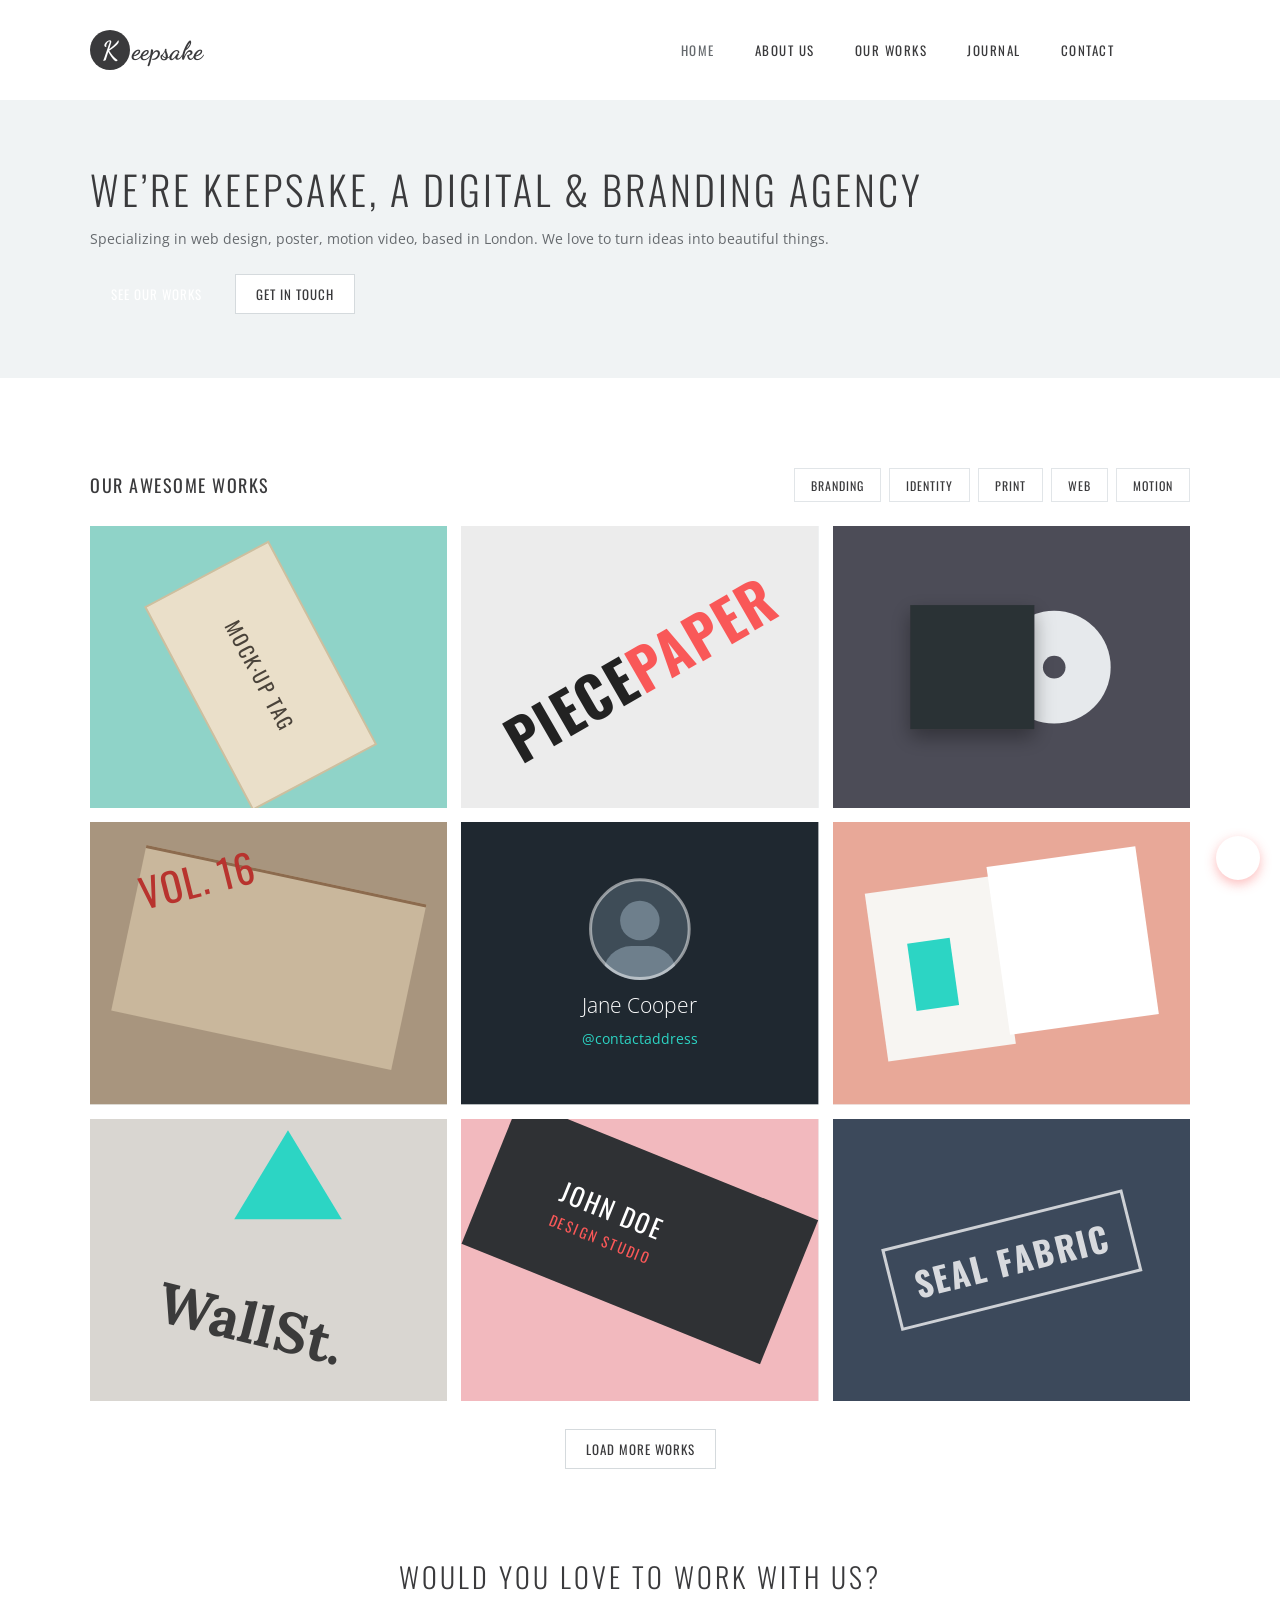
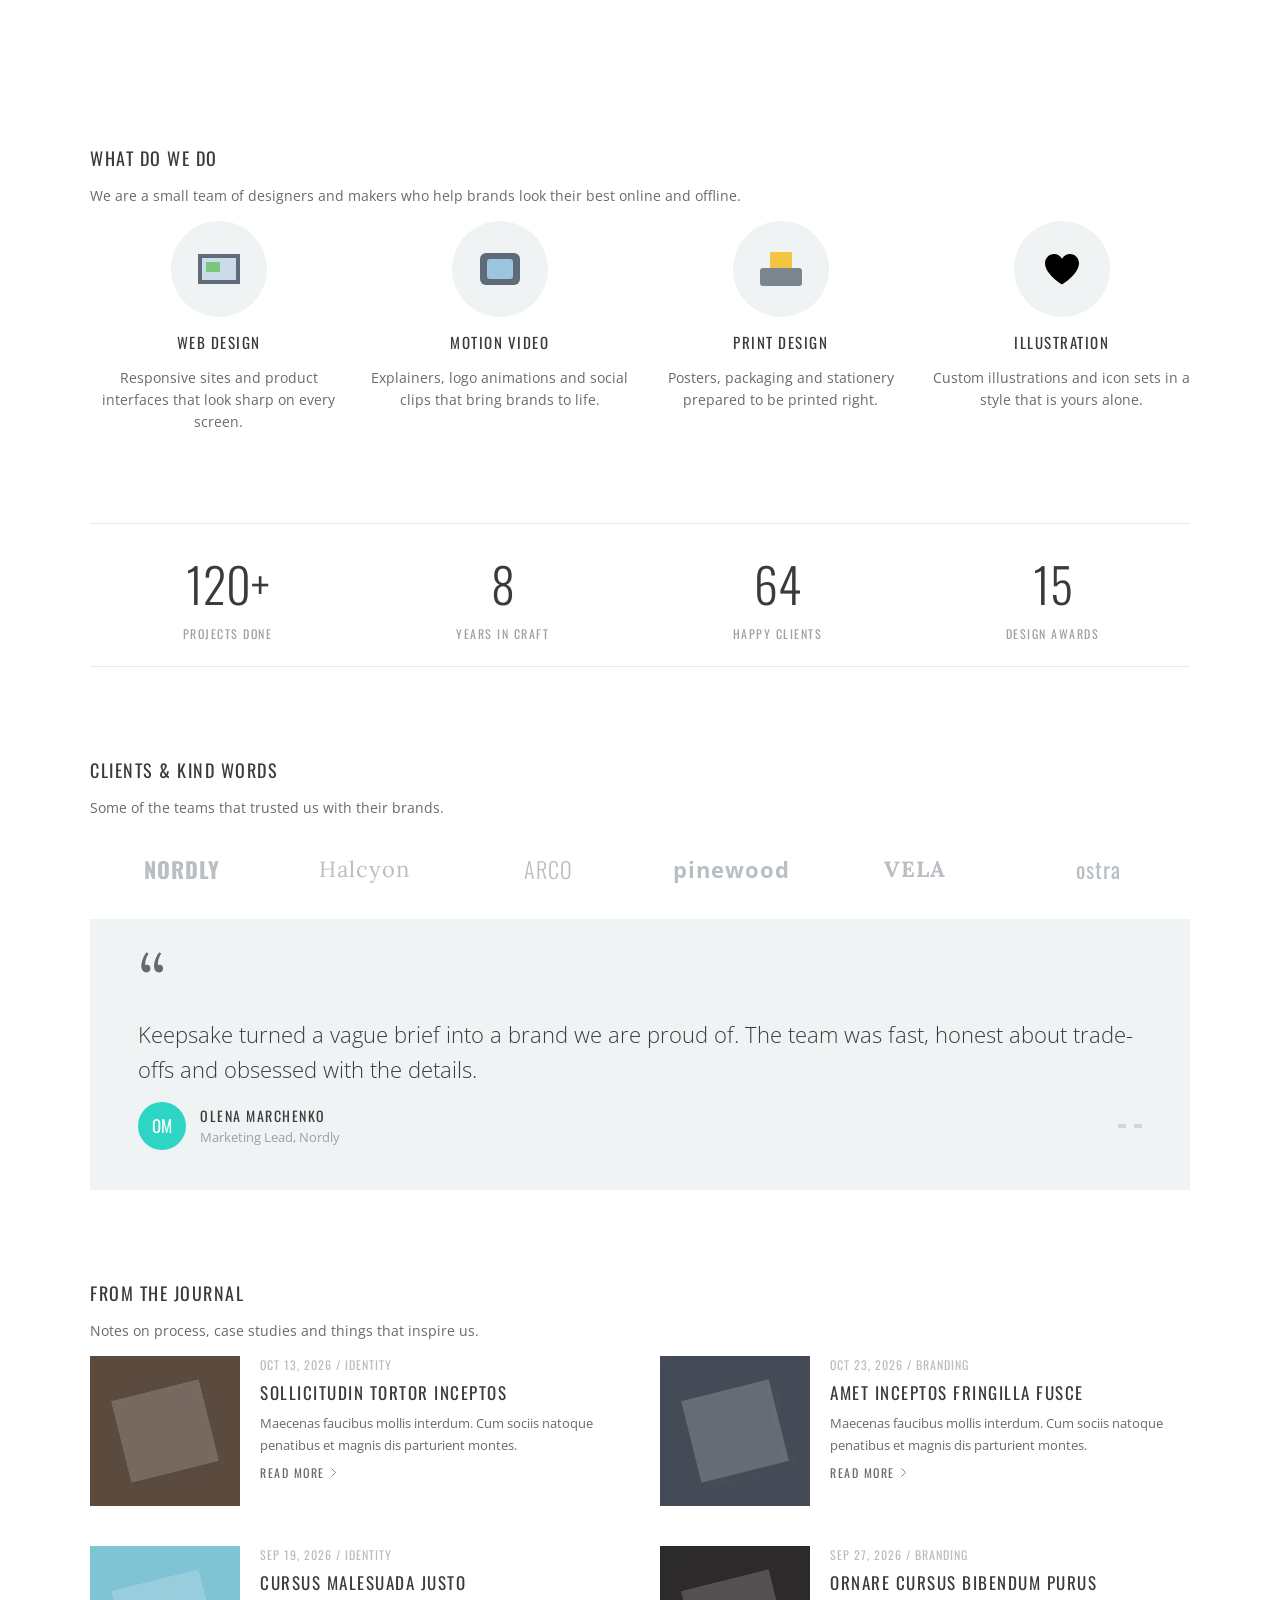
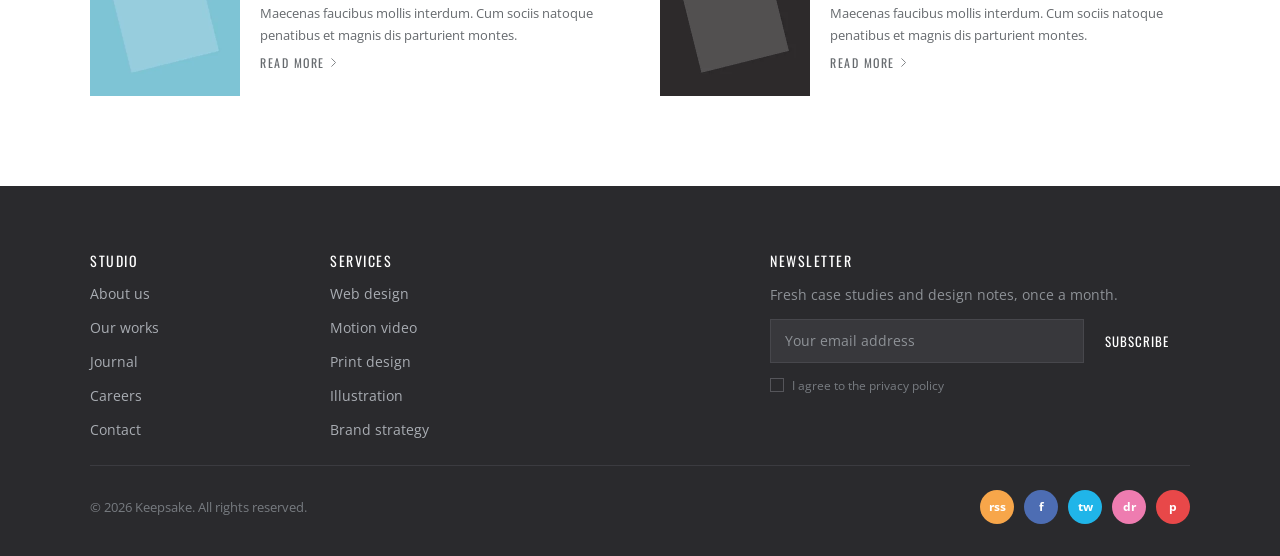
<file: index.html>
<!DOCTYPE html>
<html lang="en">
<head>
  <meta charset="utf-8">
  <meta name="viewport" content="width=device-width, initial-scale=1">
  <title>Keepsake — digital &amp; branding agency</title>
  <meta name="description" content="Keepsake is a digital and branding agency specializing in web design, posters and motion video.">
  <link rel="icon" href="data:image/svg+xml,%3Csvg xmlns='http://www.w3.org/2000/svg' viewBox='0 0 32 32'%3E%3Ccircle cx='16' cy='16' r='16' fill='%233a3a3c'/%3E%3C/svg%3E">
  <link rel="preconnect" href="https://fonts.googleapis.com">
  <link rel="preconnect" href="https://fonts.gstatic.com" crossorigin>
  <link rel="stylesheet" href="https://fonts.googleapis.com/css2?family=Dancing+Script:wght@700&amp;family=Lora:wght@400;700&amp;family=Open+Sans:wght@300;400;700&amp;family=Oswald:wght@300;400;700&amp;display=swap">
  <link rel="stylesheet" href="css/reset.css">
  <link rel="stylesheet" href="css/style.css">
</head>
<body id="top">

  <svg class="sprite" aria-hidden="true" focusable="false" xmlns="http://www.w3.org/2000/svg">
    <symbol id="icon-heart" viewBox="0 0 16 14.4"><path d="M8 14.4S0 9.6 0 4.4C0 1.9 1.9 0 4.2 0 5.8 0 7.2.9 8 2.2 8.8.9 10.2 0 11.8 0 14.1 0 16 1.9 16 4.4 16 9.6 8 14.4 8 14.4Z"/></symbol>
    <symbol id="icon-plus" viewBox="0 0 16 16"><path d="M8 1v14M1 8h14" fill="none" stroke="currentColor" stroke-width="1.6"/></symbol>
    <symbol id="icon-mail" viewBox="0 0 14 10"><rect x=".5" y=".5" width="13" height="9" fill="none" stroke="currentColor"/><path d="m.5 1 6.5 5 6.5-5" fill="none" stroke="currentColor"/></symbol>
    <symbol id="icon-chevron" viewBox="0 0 6 11"><path d="m.5.5 5 5-5 5" fill="none" stroke="currentColor"/></symbol>
    <symbol id="icon-check" viewBox="0 0 24 24"><circle cx="12" cy="12" r="12" fill="currentColor"/><path d="m7 12.5 3.2 3.2L17 9" fill="none" stroke="#fff" stroke-width="2"/></symbol>
    <symbol id="icon-arrow-up" viewBox="0 0 16 16"><path d="M8 14V2M2.5 7.5 8 2l5.5 5.5" fill="none" stroke="currentColor" stroke-width="2"/></symbol>
  </svg>

  <a class="skip-link" href="#main">Skip to content</a>

  <header class="header">
    <div class="container header__inner">
      <a class="logo" href="#top" aria-label="Keepsake — home">
        <span class="logo__mark" aria-hidden="true">K</span>
        <span class="logo__word" aria-hidden="true">eepsake</span>
      </a>

      <input class="nav-toggle" type="checkbox" id="nav-toggle" aria-label="Open or close the menu" aria-controls="site-menu">
      <span class="burger" aria-hidden="true"><span></span><span></span><span></span></span>

      <nav class="nav" id="site-menu" aria-label="Main navigation">
        <ul class="nav__list">
          <li><a class="nav__link" href="#top" aria-current="page"><span>Home</span><svg class="nav__chevron" width="6" height="11" aria-hidden="true" focusable="false"><use href="#icon-chevron"/></svg></a></li>
          <li><a class="nav__link" href="#about"><span>About us</span><svg class="nav__chevron" width="6" height="11" aria-hidden="true" focusable="false"><use href="#icon-chevron"/></svg></a></li>
          <li><a class="nav__link" href="#works"><span>Our works</span><svg class="nav__chevron" width="6" height="11" aria-hidden="true" focusable="false"><use href="#icon-chevron"/></svg></a></li>
          <li><a class="nav__link" href="#journal"><span>Journal</span><svg class="nav__chevron" width="6" height="11" aria-hidden="true" focusable="false"><use href="#icon-chevron"/></svg></a></li>
          <li><a class="nav__link" href="#contact"><span>Contact</span><svg class="nav__chevron" width="6" height="11" aria-hidden="true" focusable="false"><use href="#icon-chevron"/></svg></a></li>
        </ul>
        <a class="btn btn--primary btn--lg nav__cta" href="#contact">
          <svg width="14" height="10" aria-hidden="true" focusable="false"><use href="#icon-mail"/></svg>
          Contact us
        </a>
        <a class="nav__fav" href="#top">
          <svg width="16" height="14.4" aria-hidden="true" focusable="false"><use href="#icon-heart"/></svg>
          <span class="nav__fav-text">Favourites</span>
        </a>
        <div class="nav__contacts">
          <p class="nav__label">Say hello</p>
          <a href="mailto:hello@keepsake.studio">hello@keepsake.studio</a>
          <a href="tel:+442079460000">+44 20 7946 0000</a>
          <ul class="socials">
            <li><a class="social social--rss" href="#top" aria-label="RSS"><span aria-hidden="true">rss</span></a></li>
            <li><a class="social social--fb" href="#top" aria-label="Facebook"><span aria-hidden="true">f</span></a></li>
            <li><a class="social social--tw" href="#top" aria-label="Twitter"><span aria-hidden="true">tw</span></a></li>
            <li><a class="social social--dr" href="#top" aria-label="Dribbble"><span aria-hidden="true">dr</span></a></li>
            <li><a class="social social--pin" href="#top" aria-label="Pinterest"><span aria-hidden="true">p</span></a></li>
          </ul>
        </div>
      </nav>
    </div>
  </header>

  <main id="main">

    <section class="hero" aria-labelledby="hero-title">
      <div class="container hero__inner">
        <h1 class="hero__title" id="hero-title">We’re Keepsake, a digital &amp; branding agency</h1>
        <p>Specializing in web design, poster, motion video, based in London. We love to turn ideas into beautiful things.</p>
        <div class="hero__actions">
          <a class="btn btn--primary" href="#works">See our works</a>
          <a class="btn btn--secondary" href="#contact">Get in touch</a>
        </div>
      </div>
    </section>

    <section class="section works" id="works" aria-labelledby="works-title">
      <div class="container works__inner">
        <input class="filter__input" type="radio" name="filter" id="f-all" checked>
        <input class="filter__input" type="radio" name="filter" id="f-branding">
        <input class="filter__input" type="radio" name="filter" id="f-identity">
        <input class="filter__input" type="radio" name="filter" id="f-print">
        <input class="filter__input" type="radio" name="filter" id="f-web">
        <input class="filter__input" type="radio" name="filter" id="f-motion">

        <div class="works__head">
          <h2 class="section-title" id="works-title">Our awesome works</h2>
          <div class="chips" role="group" aria-label="Filter works by category">
            <label class="chip" for="f-all">All</label>
            <label class="chip" for="f-branding">Branding</label>
            <label class="chip" for="f-identity">Identity</label>
            <label class="chip" for="f-print">Print</label>
            <label class="chip" for="f-web">Web</label>
            <label class="chip" for="f-motion">Motion</label>
          </div>
        </div>

        <div class="works__grid">

          <article class="work" data-category="branding">
            <svg class="work__art" viewBox="0 0 357 282" preserveAspectRatio="xMidYMid slice" aria-hidden="true" focusable="false">
              <rect width="357" height="282" fill="#8fd3c8"/>
              <rect x="101" y="35" width="139" height="229" fill="#eadfc9" stroke="#cdbf9f" stroke-width="2" transform="rotate(-28 170.5 149.5)"/>
              <text class="art-heading" x="170.5" y="149.5" text-anchor="middle" dominant-baseline="central" font-size="19.74" letter-spacing="2" fill="#4a433a" transform="rotate(62 170.5 149.5)">MOCK·UP TAG</text>
            </svg>
            <a class="work__overlay" href="#works">
              <span class="work__plus" aria-hidden="true"><svg width="16" height="16" focusable="false"><use href="#icon-plus"/></svg></span>
              <h3 class="work__title">Clothes Tag</h3>
              <span class="work__line" aria-hidden="true"></span>
              <span class="work__category">Branding</span>
            </a>
          </article>

          <article class="work" data-category="print">
            <svg class="work__art" viewBox="0 0 357 282" preserveAspectRatio="xMidYMid slice" aria-hidden="true" focusable="false">
              <rect width="357" height="282" fill="#ececec"/>
              <text class="art-heading" x="178.7" y="141" text-anchor="middle" dominant-baseline="central" font-size="56.4" font-weight="700" letter-spacing="2" fill="#222" transform="rotate(-30 178.7 141)">PIECE<tspan fill="#f95858">PAPER</tspan></text>
            </svg>
            <a class="work__overlay" href="#works">
              <span class="work__plus" aria-hidden="true"><svg width="16" height="16" focusable="false"><use href="#icon-plus"/></svg></span>
              <h3 class="work__title">Piece Paper</h3>
              <span class="work__line" aria-hidden="true"></span>
              <span class="work__category">Print</span>
            </a>
          </article>

          <article class="work" data-category="motion">
            <svg class="work__art" viewBox="0 0 357 282" preserveAspectRatio="xMidYMid slice" aria-hidden="true" focusable="false">
              <defs>
                <filter id="shadow-cover" x="-40%" y="-40%" width="180%" height="190%"><feDropShadow dx="0" dy="8" stdDeviation="10" flood-color="#000" flood-opacity=".35"/></filter>
              </defs>
              <rect width="357" height="282" fill="#4c4c57"/>
              <circle cx="221" cy="141" r="56.4" fill="#e6e9ec"/>
              <circle cx="221" cy="141" r="11.28" fill="#4c4c57"/>
              <rect x="77.15" y="78.96" width="124.08" height="124.08" fill="#2b3236" filter="url(#shadow-cover)"/>
            </svg>
            <a class="work__overlay" href="#works">
              <span class="work__plus" aria-hidden="true"><svg width="16" height="16" focusable="false"><use href="#icon-plus"/></svg></span>
              <h3 class="work__title">Sound Disk</h3>
              <span class="work__line" aria-hidden="true"></span>
              <span class="work__category">Motion</span>
            </a>
          </article>

          <article class="work" data-category="print">
            <svg class="work__art" viewBox="0 0 357 282" preserveAspectRatio="xMidYMid slice" aria-hidden="true" focusable="false">
              <rect width="357" height="282" fill="#a8957e"/>
              <g transform="rotate(12 178.7 135.4)">
                <rect x="35.7" y="50.8" width="285.9" height="169.2" fill="#c9b79c"/>
                <rect x="35.7" y="50.8" width="285.9" height="3" fill="#8c6b4e"/>
              </g>
              <text class="art-heading" x="107.2" y="56.4" text-anchor="middle" dominant-baseline="central" font-size="39.48" letter-spacing="1.5" fill="#b8332e" transform="rotate(-14 107.2 56.4)">VOL. 16</text>
            </svg>
            <a class="work__overlay" href="#works">
              <span class="work__plus" aria-hidden="true"><svg width="16" height="16" focusable="false"><use href="#icon-plus"/></svg></span>
              <h3 class="work__title">Vol. 16</h3>
              <span class="work__line" aria-hidden="true"></span>
              <span class="work__category">Print</span>
            </a>
          </article>

          <article class="work" data-category="web">
            <svg class="work__art" viewBox="0 0 357 282" preserveAspectRatio="xMidYMid slice" aria-hidden="true" focusable="false">
              <defs>
                <clipPath id="clip-avatar"><circle cx="178.7" cy="107" r="50.76"/></clipPath>
              </defs>
              <rect width="357" height="282" fill="#1f2830"/>
              <circle cx="178.7" cy="107" r="49.26" fill="#3e4c57"/>
              <g clip-path="url(#clip-avatar)">
                <circle cx="178.7" cy="98.5" r="19.74" fill="#6e7f8c"/>
                <rect x="142" y="123.9" width="73.32" height="56.4" rx="28.2" fill="#6e7f8c"/>
              </g>
              <circle cx="178.7" cy="107" r="49.26" fill="none" stroke="#fff" stroke-opacity=".5" stroke-width="3"/>
              <text class="art-body" x="178.7" y="182.3" text-anchor="middle" dominant-baseline="central" font-size="21.15" font-weight="300" fill="#fff">Jane Cooper</text>
              <text class="art-body" x="178.7" y="216.3" text-anchor="middle" dominant-baseline="central" font-size="14.1" fill="#2cd5c4">@contactaddress</text>
            </svg>
            <a class="work__overlay" href="#works">
              <span class="work__plus" aria-hidden="true"><svg width="16" height="16" focusable="false"><use href="#icon-plus"/></svg></span>
              <h3 class="work__title">Profile UI</h3>
              <span class="work__line" aria-hidden="true"></span>
              <span class="work__category">Web</span>
            </a>
          </article>

          <article class="work" data-category="web">
            <svg class="work__art" viewBox="0 0 357 282" preserveAspectRatio="xMidYMid slice" aria-hidden="true" focusable="false">
              <rect width="357" height="282" fill="#e8a898"/>
              <rect x="42.9" y="62" width="128.64" height="169.2" fill="#f7f5f2" transform="rotate(-8 107.2 146.6)"/>
              <rect x="164.4" y="33.8" width="150.08" height="169.2" fill="#fff" transform="rotate(-8 239.4 118.4)"/>
              <rect x="78.6" y="118.4" width="42.88" height="67.68" fill="#2cd5c4" transform="rotate(-8 100 152.3)"/>
            </svg>
            <a class="work__overlay" href="#works">
              <span class="work__plus" aria-hidden="true"><svg width="16" height="16" focusable="false"><use href="#icon-plus"/></svg></span>
              <h3 class="work__title">Paper Panels</h3>
              <span class="work__line" aria-hidden="true"></span>
              <span class="work__category">Web</span>
            </a>
          </article>

          <article class="work" data-category="identity">
            <svg class="work__art" viewBox="0 0 357 282" preserveAspectRatio="xMidYMid slice" aria-hidden="true" focusable="false">
              <rect width="357" height="282" fill="#d9d6d1"/>
              <polygon points="197.8,11.3 251.6,100.1 144.1,100.1" fill="#2cd5c4"/>
              <text class="art-serif" x="160.8" y="203" text-anchor="middle" dominant-baseline="central" font-size="56.4" font-weight="700" fill="#3b3b3b" transform="rotate(14 160.8 203)">WallSt.</text>
            </svg>
            <a class="work__overlay" href="#works">
              <span class="work__plus" aria-hidden="true"><svg width="16" height="16" focusable="false"><use href="#icon-plus"/></svg></span>
              <h3 class="work__title">Wall St.</h3>
              <span class="work__line" aria-hidden="true"></span>
              <span class="work__category">Identity</span>
            </a>
          </article>

          <article class="work" data-category="identity">
            <svg class="work__art" viewBox="0 0 357 282" preserveAspectRatio="xMidYMid slice" aria-hidden="true" focusable="false">
              <rect width="357" height="282" fill="#f2b9be"/>
              <rect x="17.9" y="35.3" width="321.6" height="155.1" fill="#2f3134" transform="rotate(22 178.7 112.8)"/>
              <g transform="rotate(22 150.1 107.2)">
                <text class="art-heading" x="91" y="91.7" dominant-baseline="central" font-size="25.38" letter-spacing="2" fill="#fff">JOHN DOE</text>
                <text class="art-heading" x="91" y="122.7" dominant-baseline="central" font-size="14.1" letter-spacing="2" fill="#f95858">DESIGN STUDIO</text>
              </g>
            </svg>
            <a class="work__overlay" href="#works">
              <span class="work__plus" aria-hidden="true"><svg width="16" height="16" focusable="false"><use href="#icon-plus"/></svg></span>
              <h3 class="work__title">John Doe</h3>
              <span class="work__line" aria-hidden="true"></span>
              <span class="work__category">Identity</span>
            </a>
          </article>

          <article class="work" data-category="branding">
            <svg class="work__art" viewBox="0 0 357 282" preserveAspectRatio="xMidYMid slice" aria-hidden="true" focusable="false">
              <rect width="357" height="282" fill="#3c495b"/>
              <rect x="56.1" y="100.4" width="245.1" height="81.2" fill="none" stroke="#fff" stroke-opacity=".75" stroke-width="3" transform="rotate(-14 178.7 141)"/>
              <text class="art-heading" x="178.7" y="141" text-anchor="middle" dominant-baseline="central" font-size="33.84" font-weight="700" letter-spacing="2" fill="#fff" fill-opacity=".8" transform="rotate(-14 178.7 141)">SEAL FABRIC</text>
            </svg>
            <a class="work__overlay" href="#works">
              <span class="work__plus" aria-hidden="true"><svg width="16" height="16" focusable="false"><use href="#icon-plus"/></svg></span>
              <h3 class="work__title">Seal Fabric</h3>
              <span class="work__line" aria-hidden="true"></span>
              <span class="work__category">Branding</span>
            </a>
          </article>

        </div>

        <div class="works__more">
          <button class="btn btn--secondary" type="button">Load more works</button>
        </div>
      </div>
    </section>

    <section class="section cta" id="contact" aria-labelledby="cta-title">
      <div class="container cta__inner">
        <h2 class="cta__title" id="cta-title">Would you love to work with us?</h2>
        <a class="btn btn--primary" href="mailto:hello@keepsake.studio">
          <svg width="14" height="10" aria-hidden="true" focusable="false"><use href="#icon-mail"/></svg>
          Contact us
        </a>
      </div>
    </section>

    <section class="section" id="about" aria-labelledby="about-title">
      <div class="container section__inner">
        <h2 class="section-title" id="about-title">What do we do</h2>
        <p>We are a small team of designers and makers who help brands look their best online and offline.</p>
        <ul class="services">
          <li class="service">
            <span class="service__icon" aria-hidden="true">
              <svg width="42" height="30" viewBox="0 0 42 30" focusable="false"><rect x="2" y="2" width="38" height="26" fill="#c9dce8" stroke="#5f6b78" stroke-width="4"/><rect x="8" y="8" width="14" height="10" fill="#7bc67e"/></svg>
            </span>
            <h3 class="service__title">Web design</h3>
            <p class="service__text">Responsive sites and product interfaces that look sharp on every screen.</p>
          </li>
          <li class="service">
            <span class="service__icon" aria-hidden="true">
              <svg width="40" height="32" viewBox="0 0 40 32" focusable="false"><rect width="40" height="32" rx="6" fill="#5f6b78"/><rect x="7" y="6" width="26" height="20" rx="3" fill="#9ec5e0"/></svg>
            </span>
            <h3 class="service__title">Motion video</h3>
            <p class="service__text">Explainers, logo animations and social clips that bring brands to life.</p>
          </li>
          <li class="service">
            <span class="service__icon" aria-hidden="true">
              <svg width="42" height="34" viewBox="0 0 42 34" focusable="false"><rect x="10" width="22" height="20" fill="#f4c542"/><rect y="16" width="42" height="18" rx="3" fill="#7a8590"/></svg>
            </span>
            <h3 class="service__title">Print design</h3>
            <p class="service__text">Posters, packaging and stationery prepared to be printed right.</p>
          </li>
          <li class="service">
            <span class="service__icon" aria-hidden="true">
              <svg class="service__heart" width="34" height="30.6" aria-hidden="true" focusable="false"><use href="#icon-heart"/></svg>
            </span>
            <h3 class="service__title">Illustration</h3>
            <p class="service__text">Custom illustrations and icon sets in a style that is yours alone.</p>
          </li>
        </ul>
      </div>
    </section>

    <section class="section" aria-label="Studio in numbers">
      <div class="container">
        <ul class="stats">
          <li class="stat"><span class="stat__num">120+</span><span class="stat__label">Projects done</span></li>
          <li class="stat"><span class="stat__num">8</span><span class="stat__label">Years in craft</span></li>
          <li class="stat"><span class="stat__num">64</span><span class="stat__label">Happy clients</span></li>
          <li class="stat"><span class="stat__num">15</span><span class="stat__label">Design awards</span></li>
        </ul>
      </div>
    </section>

    <section class="section" id="clients" aria-labelledby="clients-title">
      <div class="container section__inner">
        <h2 class="section-title" id="clients-title">Clients &amp; kind words</h2>
        <p>Some of the teams that trusted us with their brands.</p>
        <ul class="clients">
          <li class="client client--nordly">NORDLY</li>
          <li class="client client--halcyon">Halcyon</li>
          <li class="client client--arco">ARCO</li>
          <li class="client client--pinewood">pinewood</li>
          <li class="client client--vela">VELA</li>
          <li class="client client--ostra">ostra</li>
        </ul>
        <figure class="testimonial">
          <span class="testimonial__mark" aria-hidden="true">“</span>
          <blockquote class="testimonial__text">
            <p>Keepsake turned a vague brief into a brand we are proud of. The team was fast, honest about trade-offs and obsessed with the details.</p>
          </blockquote>
          <figcaption class="testimonial__author">
            <span class="person">
              <span class="person__avatar" aria-hidden="true">OM</span>
              <span class="person__info">
                <span class="person__name">Olena Marchenko</span>
                <span class="person__role">Marketing Lead, Nordly</span>
              </span>
            </span>
            <span class="dots" aria-hidden="true"><span class="dot dot--active"></span><span class="dot"></span><span class="dot"></span></span>
          </figcaption>
        </figure>
      </div>
    </section>

    <section class="section section--last" id="journal" aria-labelledby="journal-title">
      <div class="container section__inner">
        <h2 class="section-title" id="journal-title">From the journal</h2>
        <p>Notes on process, case studies and things that inspire us.</p>
        <div class="journal">
          <article class="post">
            <img class="post__thumb" src="images/journal-1.webp" width="150" height="150" alt="" loading="lazy">
            <div class="post__body">
              <p class="post__meta"><time datetime="2026-10-13">Oct 13, 2026</time> / Identity</p>
              <h3 class="post__title">Sollicitudin tortor inceptos</h3>
              <p class="post__excerpt">Maecenas faucibus mollis interdum. Cum sociis natoque penatibus et magnis dis parturient montes.</p>
              <a class="read-more" href="#journal">Read more<span class="sr-only"> about Sollicitudin tortor inceptos</span><svg width="5" height="9" viewBox="0 0 6 11" aria-hidden="true" focusable="false"><use href="#icon-chevron"/></svg></a>
            </div>
          </article>
          <article class="post">
            <img class="post__thumb" src="images/journal-2.webp" width="150" height="150" alt="" loading="lazy">
            <div class="post__body">
              <p class="post__meta"><time datetime="2026-10-23">Oct 23, 2026</time> / Branding</p>
              <h3 class="post__title">Amet inceptos fringilla fusce</h3>
              <p class="post__excerpt">Maecenas faucibus mollis interdum. Cum sociis natoque penatibus et magnis dis parturient montes.</p>
              <a class="read-more" href="#journal">Read more<span class="sr-only"> about Amet inceptos fringilla fusce</span><svg width="5" height="9" viewBox="0 0 6 11" aria-hidden="true" focusable="false"><use href="#icon-chevron"/></svg></a>
            </div>
          </article>
          <article class="post">
            <img class="post__thumb" src="images/journal-3.webp" width="150" height="150" alt="" loading="lazy">
            <div class="post__body">
              <p class="post__meta"><time datetime="2026-09-19">Sep 19, 2026</time> / Identity</p>
              <h3 class="post__title">Cursus malesuada justo</h3>
              <p class="post__excerpt">Maecenas faucibus mollis interdum. Cum sociis natoque penatibus et magnis dis parturient montes.</p>
              <a class="read-more" href="#journal">Read more<span class="sr-only"> about Cursus malesuada justo</span><svg width="5" height="9" viewBox="0 0 6 11" aria-hidden="true" focusable="false"><use href="#icon-chevron"/></svg></a>
            </div>
          </article>
          <article class="post">
            <img class="post__thumb" src="images/journal-4.webp" width="150" height="150" alt="" loading="lazy">
            <div class="post__body">
              <p class="post__meta"><time datetime="2026-09-27">Sep 27, 2026</time> / Branding</p>
              <h3 class="post__title">Ornare cursus bibendum purus</h3>
              <p class="post__excerpt">Maecenas faucibus mollis interdum. Cum sociis natoque penatibus et magnis dis parturient montes.</p>
              <a class="read-more" href="#journal">Read more<span class="sr-only"> about Ornare cursus bibendum purus</span><svg width="5" height="9" viewBox="0 0 6 11" aria-hidden="true" focusable="false"><use href="#icon-chevron"/></svg></a>
            </div>
          </article>
        </div>
      </div>
    </section>

  </main>

  <footer class="footer">
    <div class="container">
      <div class="footer__top">
        <div class="footer__links">
          <div class="footer__col">
            <h2 class="footer__title">Studio</h2>
            <ul>
              <li><a href="#about">About us</a></li>
              <li><a href="#works">Our works</a></li>
              <li><a href="#journal">Journal</a></li>
              <li><a href="#top">Careers</a></li>
              <li><a href="#contact">Contact</a></li>
            </ul>
          </div>
          <div class="footer__col">
            <h2 class="footer__title">Services</h2>
            <ul>
              <li><a href="#about">Web design</a></li>
              <li><a href="#about">Motion video</a></li>
              <li><a href="#about">Print design</a></li>
              <li><a href="#about">Illustration</a></li>
              <li><a href="#about">Brand strategy</a></li>
            </ul>
          </div>
        </div>

        <div class="newsletter" id="newsletter">
          <h2 class="footer__title">Newsletter</h2>
          <div class="newsletter__success" id="subscribed" role="status">
            <div class="newsletter__success-box">
              <svg width="24" height="24" aria-hidden="true" focusable="false"><use href="#icon-check"/></svg>
              <p>You’re in! Check your inbox to confirm.</p>
            </div>
            <p class="newsletter__note">One email a month. No spam, unsubscribe anytime.</p>
          </div>
          <form class="newsletter__form" action="#subscribed" method="get">
            <p class="newsletter__text">Fresh case studies and design notes, once a month.</p>
            <div class="newsletter__row">
              <label class="sr-only" for="newsletter-email">Your email address</label>
              <input class="newsletter__input" type="email" id="newsletter-email" name="email" placeholder="Your email address" autocomplete="email" required aria-describedby="newsletter-error">
              <button class="btn btn--primary btn--lg" type="submit">Subscribe</button>
            </div>
            <p class="newsletter__error" id="newsletter-error">Please enter a valid email address.</p>
            <div class="newsletter__consent">
              <input type="checkbox" id="newsletter-consent" name="consent" required>
              <label for="newsletter-consent">I agree to the privacy policy</label>
            </div>
          </form>
        </div>
      </div>

      <div class="footer__bottom">
        <p class="footer__copy">© 2026 Keepsake. All rights reserved.</p>
        <ul class="socials">
          <li><a class="social social--rss" href="#top" aria-label="RSS"><span aria-hidden="true">rss</span></a></li>
          <li><a class="social social--fb" href="#top" aria-label="Facebook"><span aria-hidden="true">f</span></a></li>
          <li><a class="social social--tw" href="#top" aria-label="Twitter"><span aria-hidden="true">tw</span></a></li>
          <li><a class="social social--dr" href="#top" aria-label="Dribbble"><span aria-hidden="true">dr</span></a></li>
          <li><a class="social social--pin" href="#top" aria-label="Pinterest"><span aria-hidden="true">p</span></a></li>
        </ul>
      </div>
    </div>
  </footer>

  <a class="to-top" href="#top" aria-label="Back to top">
    <svg width="16" height="16" aria-hidden="true" focusable="false"><use href="#icon-arrow-up"/></svg>
  </a>

</body>
</html>
</file>
<file: css/style.css>
:root {
  --color-accent-hover: #E44646;
  --color-teal: #2CD5C4;
  --color-text-dark: #3A3A3C;
  --color-text: #666A6E;
  --color-muted: #9AA0A6;
  --color-bg-light: #F0F3F4;
  --color-border: #E1E5E8;
  --color-footer: #2A2A2D;
  --color-overlay: rgba(30, 32, 36, .82);

  --color-white: #FFFFFF;
  --color-border-strong: #D5DADD;
  --color-divider: #EEF1F2;
  --color-stats-line: #E6EAEC;
  --color-client: #B9BEC3;
  --color-dot: #CFD5D9;
  --color-meta: #B8BDC2;
  --color-footer-link: #A9ADB3;
  --color-footer-text: #8E9297;
  --color-footer-note: #777B80;
  --color-footer-field: #38383C;
  --color-footer-field-border: #47474C;
  --color-footer-line: #3B3B40;
  --color-footer-check: #55555A;
  --color-success-bg: rgba(44, 213, 196, .12);
  --color-social-rss: #F7A64A;
  --color-social-fb: #4D6DB3;
  --color-social-tw: #20B5E9;
  --color-social-dr: #EE7CB0;
  --color-social-pin: #E84849;

  --shadow-header: 0 2px 8px rgba(0, 0, 0, .08);
  --shadow-to-top: 0 4px 12px rgba(249, 88, 88, .4);

  --font-heading: "Oswald", sans-serif;
  --font-body: "Open Sans", sans-serif;
  --font-script: "Dancing Script", cursive;
  --font-serif: "Lora", serif;

  --container-max: 1100px;
  --gutter: 20px;
  --section-gap: 56px;
  --header-h: 64px;
  --header-h-sticky: 64px;
  --hero-pad: 40px;
  --nav-gap: 24px;

  --fs-hero: 26px;
  --fs-cta: 22px;
  --fs-stat: 38px;
  --fs-quote: 16px;
  --fs-logo: 22px;
  --logo-mark: 34px;
  --service-icon: 72px;
}

@media (min-width: 768px) {
  :root {
    --gutter: 40px;
    --section-gap: 72px;
    --header-h: 84px;
    --hero-pad: 52px;
    --fs-hero: 32px;
    --fs-cta: 24px;
    --fs-stat: 40px;
    --fs-quote: 19px;
    --fs-logo: 26px;
    --logo-mark: 40px;
    --service-icon: 96px;
  }
}

@media (min-width: 1280px) {
  :root {
    --gutter: 90px;
    --section-gap: 90px;
    --header-h: 100px;
    --hero-pad: 64px;
    --nav-gap: 40px;
    --fs-hero: 40px;
    --fs-cta: 28px;
    --fs-stat: 48px;
    --fs-quote: 22px;
  }
}

html {
  scroll-behavior: smooth;
  scroll-padding-top: var(--header-h-sticky);
}

body {
  padding-top: var(--header-h);
  background: var(--color-white);
  color: var(--color-text);
  font-family: var(--font-body);
  font-size: 14px;
  font-weight: 400;
  line-height: 22px;
}

body:has(.nav-toggle:checked) {
  overflow: hidden;
}

a:focus-visible,
button:focus-visible {
  outline: 2px solid var(--color-teal);
  outline-offset: 2px;
}

.container {
  width: 100%;
  max-width: calc(var(--container-max) + 2 * var(--gutter));
  margin-inline: auto;
  padding-inline: var(--gutter);
}

.sr-only {
  position: absolute;
  width: 1px;
  height: 1px;
  margin: -1px;
  padding: 0;
  overflow: hidden;
  clip-path: inset(50%);
  white-space: nowrap;
}

.sprite {
  position: absolute;
  width: 0;
  height: 0;
  overflow: hidden;
}

.skip-link {
  position: fixed;
  top: 8px;
  left: 8px;
  z-index: 200;
  padding: 8px 14px;
  background: var(--color-text-dark);
  color: var(--color-white);
  transform: translateY(-200%);
}

.skip-link:focus-visible {
  transform: none;
}

/* section scaffolding */
.section {
  padding-top: var(--section-gap);
}

.section--last {
  padding-bottom: var(--section-gap);
}

.section__inner {
  display: flex;
  flex-direction: column;
  gap: 14px;
}

.section-title {
  display: flex;
  align-items: center;
  gap: 12px;
  color: var(--color-text-dark);
  font-family: var(--font-heading);
  font-size: 18px;
  font-weight: 400;
  letter-spacing: 1.5px;
  line-height: normal;
  text-transform: uppercase;
}

.section-title::after {
  content: "";
  flex: none;
  width: 16px;
  height: 2px;
  background: var(--color-accent);
}

.btn {
  display: inline-flex;
  align-items: center;
  justify-content: center;
  gap: 8px;
  height: 40px;
  padding: 0 20px;
  border: 1px solid transparent;
  font-family: var(--font-heading);
  font-size: 13px;
  font-weight: 400;
  letter-spacing: 1px;
  line-height: normal;
  text-transform: uppercase;
  transition: background-color .2s, border-color .2s, color .2s;
}

.btn--lg {
  height: 44px;
}

.btn--primary {
  background: var(--color-accent);
  color: var(--color-white);
}

.btn--primary:hover {
  background: var(--color-accent-hover);
}

.btn--secondary {
  border-color: var(--color-border-strong);
  background: var(--color-white);
  color: var(--color-text-dark);
}

.btn--secondary:hover {
  border-color: var(--color-accent);
  color: var(--color-accent);
}

.btn:focus-visible {
  outline: 2px solid var(--color-teal);
  outline-offset: 2px;
}

.header {
  position: fixed;
  inset: 0 0 auto;
  z-index: 100;
  height: var(--header-h);
  background: var(--color-white);
  box-shadow: var(--shadow-header);
}

.header:has(.nav-toggle:checked) {
  border-bottom: 1px solid var(--color-divider);
  box-shadow: none;
}

.header__inner {
  display: flex;
  align-items: center;
  justify-content: space-between;
  height: 100%;
}

@keyframes header-compact {
  from {
    height: var(--header-h);
    box-shadow: none;
  }

  to {
    height: var(--header-h-sticky);
    box-shadow: var(--shadow-header);
  }
}

@supports (animation-timeline: scroll()) {
  .header {
    box-shadow: none;
    animation: header-compact linear both;
    animation-timeline: scroll(root);
    animation-range: 0 100px;
  }
}

.logo {
  display: inline-flex;
  align-items: center;
  gap: 2px;
  color: var(--color-text-dark);
  font-family: var(--font-script);
  font-size: var(--fs-logo);
  font-weight: 700;
  line-height: normal;
}

.logo__mark {
  display: inline-flex;
  align-items: center;
  justify-content: center;
  width: var(--logo-mark);
  height: var(--logo-mark);
  border-radius: 50%;
  background: var(--color-text-dark);
  color: var(--color-white);
}

.nav-toggle {
  position: absolute;
  top: 50%;
  right: var(--gutter);
  z-index: 2;
  width: 40px;
  height: 40px;
  margin: -20px 0 0;
  opacity: 0;
  cursor: pointer;
}

.burger {
  display: flex;
  flex-direction: column;
  align-items: center;
  justify-content: center;
  gap: 5px;
  width: 40px;
  height: 40px;
}

.burger span {
  width: 22px;
  height: 2px;
  background: var(--color-text-dark);
  transition: transform .2s, opacity .2s;
}

.nav-toggle:checked + .burger span:nth-child(1) {
  transform: translateY(7px) rotate(45deg);
}

.nav-toggle:checked + .burger span:nth-child(2) {
  opacity: 0;
}

.nav-toggle:checked + .burger span:nth-child(3) {
  transform: translateY(-7px) rotate(-45deg);
}

.nav-toggle:focus-visible + .burger {
  outline: 2px solid var(--color-teal);
  outline-offset: 2px;
}

.nav {
  position: absolute;
  top: 100%;
  left: 0;
  right: 0;
  display: none;
  flex-direction: column;
  height: calc(100vh - var(--header-h));
  height: calc(100dvh - var(--header-h));
  padding-top: 12px;
  overflow-y: auto;
  background: var(--color-white);
}

.nav-toggle:checked ~ .nav {
  display: flex;
}

.nav__list {
  padding-inline: var(--gutter);
}

.nav__link {
  display: flex;
  align-items: center;
  justify-content: space-between;
  padding-block: 16px;
  border-bottom: 1px solid var(--color-divider);
  color: var(--color-text-dark);
  font-family: var(--font-heading);
  font-size: 24px;
  font-weight: 300;
  letter-spacing: 2px;
  line-height: normal;
  text-transform: uppercase;
  transition: color .2s;
}

.nav__link:hover,
.nav__link[aria-current="page"] {
  color: var(--color-accent);
}

.nav__chevron {
  flex: none;
  color: var(--color-muted);
}

.nav__cta {
  margin: 28px var(--gutter) 0;
}

.nav__cta.btn--lg {
  height: 48px;
}

.nav__fav {
  display: flex;
  align-items: center;
  justify-content: center;
  gap: 8px;
  height: 48px;
  margin: 12px var(--gutter) 0;
  border: 1px solid var(--color-border-strong);
  color: var(--color-text-dark);
  font-family: var(--font-heading);
  font-size: 13px;
  letter-spacing: 1px;
  line-height: normal;
  text-transform: uppercase;
}

.nav__fav svg {
  flex: none;
  fill: var(--color-accent);
}

.nav__fav:hover {
  border-color: var(--color-accent);
}

.nav__contacts {
  display: flex;
  flex-direction: column;
  align-items: flex-start;
  gap: 14px;
  margin-top: auto;
  padding: 24px var(--gutter) 32px;
  background: var(--color-bg-light);
  color: var(--color-text-dark);
  font-size: 15px;
  line-height: normal;
}

.nav__contacts .socials {
  padding-top: 6px;
}

.nav__label {
  color: var(--color-muted);
  font-family: var(--font-heading);
  font-size: 12px;
  letter-spacing: 1.5px;
  line-height: normal;
  text-transform: uppercase;
}

@media (min-width: 768px) {
  .nav-toggle,
  .burger,
  .nav__cta,
  .nav__contacts,
  .nav__chevron {
    display: none;
  }

  .nav {
    position: static;
    display: flex;
    flex-direction: row;
    align-items: center;
    gap: var(--nav-gap);
    height: auto;
    padding: 0;
    overflow: visible;
    background: none;
  }

  .nav__list {
    display: flex;
    gap: var(--nav-gap);
    padding: 0;
  }

  .nav__link {
    padding: 0;
    border: 0;
    font-size: 13px;
    font-weight: 400;
    letter-spacing: 1.5px;
  }

  .nav__fav {
    width: 36px;
    height: 36px;
    margin: 0;
    border: 0;
    background: var(--color-accent);
    transition: background-color .2s;
  }

  .nav__fav:hover {
    background: var(--color-accent-hover);
  }

  .nav__fav svg {
    fill: var(--color-white);
  }

  .nav__fav-text {
    position: absolute;
    width: 1px;
    height: 1px;
    margin: -1px;
    overflow: hidden;
    clip-path: inset(50%);
    white-space: nowrap;
  }
}

.hero {
  padding-block: var(--hero-pad);
  background: var(--color-bg-light);
}

.hero__inner {
  display: flex;
  flex-direction: column;
  gap: 14px;
}

.hero__title {
  color: var(--color-text-dark);
  font-family: var(--font-heading);
  font-size: var(--fs-hero);
  font-weight: 300;
  letter-spacing: 3px;
  line-height: 1.25;
  text-transform: uppercase;
}

.hero__actions {
  display: flex;
  flex-direction: column;
  gap: 10px;
  padding-top: 10px;
}

@media (min-width: 768px) {
  .hero__actions {
    flex-direction: row;
    gap: 12px;
  }
}

.works__inner {
  position: relative;
}

.filter__input {
  position: absolute;
  width: 1px;
  height: 1px;
  margin: 0;
  opacity: 0;
  pointer-events: none;
}

.works__head {
  display: flex;
  flex-direction: column;
  gap: 18px;
  padding-bottom: 22px;
}

.chips {
  display: flex;
  gap: 8px;
  margin-right: calc(-1 * var(--gutter));
  padding-right: var(--gutter);
  overflow-x: auto;
  scrollbar-width: none;
}

.chips::-webkit-scrollbar {
  display: none;
}

.chip {
  flex: none;
  display: inline-flex;
  align-items: center;
  height: 34px;
  padding: 0 16px;
  border: 1px solid var(--color-border);
  background: var(--color-white);
  color: var(--color-text-dark);
  font-family: var(--font-heading);
  font-size: 12px;
  letter-spacing: 1px;
  line-height: normal;
  text-transform: uppercase;
  cursor: pointer;
  transition: background-color .2s, border-color .2s, color .2s;
}

.chip:hover {
  border-color: var(--color-accent);
  color: var(--color-accent);
}

#f-all:checked ~ .works__head [for="f-all"],
#f-branding:checked ~ .works__head [for="f-branding"],
#f-identity:checked ~ .works__head [for="f-identity"],
#f-print:checked ~ .works__head [for="f-print"],
#f-web:checked ~ .works__head [for="f-web"],
#f-motion:checked ~ .works__head [for="f-motion"] {
  border-color: var(--color-accent);
  background: var(--color-accent);
  color: var(--color-white);
}

#f-all:focus-visible ~ .works__head [for="f-all"],
#f-branding:focus-visible ~ .works__head [for="f-branding"],
#f-identity:focus-visible ~ .works__head [for="f-identity"],
#f-print:focus-visible ~ .works__head [for="f-print"],
#f-web:focus-visible ~ .works__head [for="f-web"],
#f-motion:focus-visible ~ .works__head [for="f-motion"] {
  outline: 2px solid var(--color-teal);
  outline-offset: 2px;
}

#f-branding:checked ~ .works__grid .work:not([data-category="branding"]),
#f-identity:checked ~ .works__grid .work:not([data-category="identity"]),
#f-print:checked ~ .works__grid .work:not([data-category="print"]),
#f-web:checked ~ .works__grid .work:not([data-category="web"]),
#f-motion:checked ~ .works__grid .work:not([data-category="motion"]) {
  display: none;
}

.works__grid {
  display: grid;
  grid-template-columns: 1fr;
  gap: 12px;
}

.work {
  position: relative;
  aspect-ratio: 1 / 0.72;
  overflow: hidden;
  background: var(--color-bg-light);
}

.work:nth-child(n + 6) {
  display: none;
}

.work__art {
  width: 100%;
  height: 100%;
}

.art-heading {
  font-family: var(--font-heading);
}

.art-body {
  font-family: var(--font-body);
}

.art-serif {
  font-family: var(--font-serif);
}

.work__overlay {
  position: absolute;
  inset: 0;
  display: flex;
  flex-direction: column;
  align-items: center;
  justify-content: center;
  gap: 10px;
  background: var(--color-overlay);
  opacity: 0;
  text-align: center;
  transition: opacity .2s;
}

.work:hover .work__overlay,
.work:focus-within .work__overlay {
  opacity: 1;
}

.work__overlay:focus-visible {
  outline: 2px solid var(--color-teal);
  outline-offset: -6px;
}

.work__plus {
  display: flex;
  align-items: center;
  justify-content: center;
  width: 44px;
  height: 44px;
  border-radius: 50%;
  background: var(--color-teal);
  color: var(--color-white);
}

.work__title {
  color: var(--color-white);
  font-family: var(--font-heading);
  font-size: 17px;
  font-weight: 400;
  letter-spacing: 1.5px;
  line-height: normal;
  text-transform: uppercase;
}

.work__line {
  width: 30px;
  height: 2px;
  background: var(--color-accent);
}

.work__category {
  color: var(--color-teal);
  font-size: 13px;
  line-height: normal;
}

.works__more {
  display: flex;
  justify-content: center;
  padding-top: 28px;
}

.works__more .btn {
  flex: 1;
}

@media (min-width: 768px) {
  .works__head {
    flex-flow: row wrap;
    align-items: center;
    justify-content: space-between;
    gap: 16px;
    padding-bottom: 24px;
  }

  .chips {
    margin-right: 0;
    padding-right: 0;
    overflow: visible;
  }

  .works__grid {
    grid-template-columns: repeat(2, 1fr);
  }

  .work {
    aspect-ratio: 1 / 0.79;
  }

  .work:nth-child(n + 6) {
    display: block;
  }

  .work:nth-child(n + 9) {
    display: none;
  }

  .works__more .btn {
    flex: none;
  }
}

@media (min-width: 1280px) {
  .works__grid {
    grid-template-columns: repeat(3, 1fr);
    gap: 14px;
  }

  .work:nth-child(n + 9) {
    display: block;
  }
}

.cta__inner {
  display: flex;
  flex-direction: column;
  align-items: center;
  gap: 20px;
  text-align: center;
}

.cta__title {
  color: var(--color-text-dark);
  font-family: var(--font-heading);
  font-size: var(--fs-cta);
  font-weight: 300;
  letter-spacing: 3px;
  line-height: 1.3;
  text-transform: uppercase;
}

.services {
  display: flex;
  flex-wrap: wrap;
  gap: 40px 24px;
}

.service {
  display: flex;
  flex: 0 0 calc((100% - 24px) / 2);
  flex-direction: column;
  align-items: center;
  gap: 14px;
  text-align: center;
}

.service__icon {
  display: flex;
  align-items: center;
  justify-content: center;
  width: var(--service-icon);
  height: var(--service-icon);
  border-radius: 50%;
  background: var(--color-bg-light);
}

.service__heart {
  fill: var(--color-accent);
}

.service__title {
  color: var(--color-text-dark);
  font-family: var(--font-heading);
  font-size: 15px;
  font-weight: 400;
  letter-spacing: 1.5px;
  line-height: normal;
  text-transform: uppercase;
}

.service__text {
  font-size: 13px;
}

@media (min-width: 768px) {
  .service__text {
    font-size: 14px;
  }
}

@media (min-width: 1280px) {
  .service {
    flex-basis: calc((100% - 72px) / 4);
  }
}

.stats {
  display: flex;
  flex-wrap: wrap;
  border-block: 1px solid var(--color-stats-line);
}

.stat {
  display: flex;
  flex: 0 0 50%;
  flex-direction: column;
  align-items: center;
  gap: 6px;
  padding-block: 24px;
  line-height: normal;
  text-align: center;
}

.stat__num {
  color: var(--color-text-dark);
  font-family: var(--font-heading);
  font-size: var(--fs-stat);
  font-weight: 300;
}

.stat__label {
  color: var(--color-muted);
  font-family: var(--font-heading);
  font-size: 12px;
  letter-spacing: 1.5px;
  text-transform: uppercase;
}

@media (min-width: 768px) {
  .stat {
    flex-basis: 25%;
  }
}

.clients {
  display: flex;
  flex-wrap: wrap;
}

.client {
  display: flex;
  flex: 0 0 50%;
  align-items: center;
  justify-content: center;
  height: 72px;
  color: var(--color-client);
  font-size: 22px;
  letter-spacing: 1px;
  line-height: normal;
}

.client--nordly {
  font-family: var(--font-heading);
  font-weight: 700;
}

.client--halcyon {
  font-family: var(--font-serif);
}

.client--arco {
  font-family: var(--font-heading);
  font-weight: 300;
}

.client--pinewood {
  font-weight: 700;
}

.client--vela {
  font-family: var(--font-serif);
  font-weight: 700;
}

.client--ostra {
  font-family: var(--font-heading);
}

.testimonial {
  display: flex;
  flex-direction: column;
  gap: 14px;
  padding: 28px 24px;
  background: var(--color-bg-light);
}

.testimonial__mark {
  color: var(--color-accent);
  font-family: var(--font-serif);
  font-size: 72px;
  line-height: 44px;
}

.testimonial__text {
  color: var(--color-text-dark);
  font-size: var(--fs-quote);
  font-weight: 300;
  line-height: 1.6;
}

.testimonial__author {
  display: flex;
  flex-wrap: wrap;
  align-items: center;
  justify-content: space-between;
  gap: 16px;
}

.person {
  display: flex;
  align-items: center;
  gap: 14px;
}

.person__avatar {
  display: flex;
  align-items: center;
  justify-content: center;
  flex: none;
  width: 48px;
  height: 48px;
  border-radius: 50%;
  background: var(--color-teal);
  color: var(--color-white);
  font-family: var(--font-heading);
  font-size: 17px;
  line-height: normal;
}

.person__info {
  display: flex;
  flex-direction: column;
  gap: 2px;
  line-height: normal;
}

.person__name {
  color: var(--color-text-dark);
  font-family: var(--font-heading);
  letter-spacing: 1.5px;
  text-transform: uppercase;
}

.person__role {
  color: var(--color-muted);
  font-size: 13px;
}

.dots {
  display: flex;
  gap: 8px;
}

.dot {
  width: 8px;
  height: 4px;
  background: var(--color-dot);
}

.dot--active {
  width: 24px;
  background: var(--color-accent);
}

@media (min-width: 768px) {
  .client {
    flex-basis: calc(100% / 3);
  }

  .testimonial {
    padding: 40px 48px;
  }
}

@media (min-width: 1280px) {
  .client {
    flex-basis: calc(100% / 6);
  }
}


.journal {
  display: flex;
  flex-wrap: wrap;
  gap: 40px;
}

.post {
  display: flex;
  flex: 0 0 100%;
  align-items: flex-start;
  gap: 16px;
}

.post__thumb {
  flex: none;
  width: 96px;
  height: 96px;
}

.post__body {
  display: flex;
  flex: 1;
  flex-direction: column;
  align-items: flex-start;
  gap: 8px;
  min-width: 0;
}

.post__meta {
  color: var(--color-meta);
  font-family: var(--font-heading);
  font-size: 12px;
  letter-spacing: 1px;
  line-height: normal;
  text-transform: uppercase;
}

.post__title {
  color: var(--color-text-dark);
  font-family: var(--font-heading);
  font-size: 15px;
  letter-spacing: 1.5px;
  line-height: 21px;
  text-transform: uppercase;
}

.post__excerpt {
  font-size: 13px;
}

.read-more {
  display: inline-flex;
  align-items: center;
  gap: 6px;
  color: var(--color-accent);
  font-family: var(--font-heading);
  font-size: 12px;
  letter-spacing: 1.5px;
  line-height: normal;
  text-transform: uppercase;
  transition: color .2s;
}

.read-more:hover {
  color: var(--color-accent-hover);
}

@media (min-width: 768px) {
  .post {
    gap: 20px;
  }

  .post__thumb {
    width: 150px;
    height: 150px;
  }

  .post__title {
    font-size: 17px;
    line-height: 23px;
  }
}

@media (min-width: 1280px) {
  .post {
    flex-basis: calc((100% - 40px) / 2);
  }
}

.footer {
  padding-block: 48px 28px;
  background: var(--color-footer);
  color: var(--color-footer-text);
}

.footer__top {
  display: flex;
  flex-direction: column;
  gap: 36px;
  padding-bottom: 12px;
}

.footer__links {
  display: flex;
  gap: 20px;
}

.footer__col {
  display: flex;
  flex: 1;
  flex-direction: column;
  gap: 12px;
  min-width: 0;
}

.footer__col ul {
  display: flex;
  flex-direction: column;
  gap: 12px;
}

.footer__col a {
  color: var(--color-footer-link);
  line-height: 20px;
  transition: color .2s;
}

.footer__col a:hover {
  color: var(--color-white);
}

.footer__title {
  color: var(--color-white);
  font-family: var(--font-heading);
  font-size: 14px;
  font-weight: 400;
  letter-spacing: 1.5px;
  line-height: normal;
  text-transform: uppercase;
}

.newsletter {
  display: flex;
  order: -1;
  flex-direction: column;
  gap: 14px;
}

.newsletter__form {
  display: flex;
  flex-direction: column;
  gap: 14px;
}

.newsletter__text {
  line-height: 20px;
}

.newsletter__row {
  display: flex;
  flex-direction: column;
  gap: 10px;
}

.newsletter__input {
  flex: 1;
  min-width: 0;
  height: 44px;
  padding: 0 14px;
  border: 1px solid var(--color-footer-field-border);
  border-radius: 0;
  background: var(--color-footer-field);
  color: var(--color-white);
  font-size: 14px;
}

.newsletter__input::placeholder {
  color: var(--color-footer-text);
  opacity: 1;
}

.newsletter__input:focus {
  border-color: var(--color-teal);
  outline: 0;
}

.newsletter__input:user-invalid {
  border-color: var(--color-accent);
}

.newsletter__error {
  display: none;
  color: var(--color-accent);
  font-size: 12px;
  line-height: normal;
}

.newsletter__row:has(.newsletter__input:user-invalid) + .newsletter__error {
  display: block;
}

.newsletter__consent {
  display: flex;
  align-items: center;
  gap: 8px;
  color: var(--color-footer-note);
  font-size: 12px;
  line-height: normal;
}

.newsletter__consent input {
  flex: none;
  position: relative;
  width: 14px;
  height: 14px;
  margin: 0;
  border: 1px solid var(--color-footer-check);
  border-radius: 0;
  appearance: none;
  background: transparent;
  cursor: pointer;
}

.newsletter__consent input:checked {
  border-color: var(--color-accent);
  background: var(--color-accent);
}

.newsletter__consent input:checked::after {
  content: "";
  position: absolute;
  top: 1px;
  left: 4px;
  width: 3px;
  height: 7px;
  border: solid var(--color-white);
  border-width: 0 1.5px 1.5px 0;
  transform: rotate(45deg);
}

.newsletter__consent input:focus-visible {
  outline: 2px solid var(--color-teal);
  outline-offset: 2px;
}

.newsletter__consent label {
  cursor: pointer;
}

.newsletter__success {
  display: none;
  flex-direction: column;
  gap: 14px;
}

.newsletter__success:target {
  display: flex;
}

.newsletter:has(.newsletter__success:target) .newsletter__form {
  display: none;
}

.newsletter__success-box {
  display: flex;
  align-items: center;
  gap: 12px;
  min-height: 96px;
  padding: 0 14px;
  border: 1px solid var(--color-teal);
  background: var(--color-success-bg);
  color: var(--color-white);
  line-height: normal;
}

.newsletter__success-box svg {
  flex: none;
  color: var(--color-teal);
}

.newsletter__note {
  color: var(--color-footer-note);
  font-size: 12px;
  line-height: normal;
}

.footer__bottom {
  display: flex;
  flex-direction: column;
  align-items: center;
  gap: 16px;
  margin-top: 24px;
  padding-top: 24px;
  border-top: 1px solid var(--color-footer-line);
}

.footer__copy {
  order: 1;
  color: var(--color-footer-note);
  font-size: 12px;
  line-height: normal;
}

.socials {
  display: flex;
  gap: 10px;
}

.social {
  display: flex;
  align-items: center;
  justify-content: center;
  width: 34px;
  height: 34px;
  border-radius: 50%;
  color: var(--color-white);
  font-size: 12px;
  font-weight: 700;
  line-height: normal;
  transition: opacity .2s;
}

.social:hover {
  opacity: .85;
}

.social--rss { background: var(--color-social-rss); }
.social--fb { background: var(--color-social-fb); }
.social--tw { background: var(--color-social-tw); }
.social--dr { background: var(--color-social-dr); }
.social--pin { background: var(--color-social-pin); }

@media (min-width: 768px) {
  .footer {
    padding-block: 64px 32px;
  }

  .footer__top {
    flex-direction: row;
    justify-content: space-between;
    gap: 32px;
    padding-bottom: 24px;
  }

  .footer__links {
    gap: 32px;
  }

  .footer__col {
    flex: none;
    width: 140px;
  }

  .newsletter {
    order: 0;
    width: 330px;
  }

  .newsletter__row {
    flex-direction: row;
    gap: 0;
  }

  .footer__bottom {
    flex-direction: row;
    justify-content: space-between;
    margin-top: 0;
  }

  .footer__copy {
    order: 0;
    font-size: 13px;
  }
}

@media (min-width: 1280px) {
  .footer__links {
    gap: 60px;
  }

  .footer__col {
    width: 180px;
  }

  .newsletter {
    width: 420px;
  }
}

.to-top {
  position: fixed;
  right: 20px;
  bottom: 20px;
  z-index: 90;
  display: flex;
  align-items: center;
  justify-content: center;
  width: 44px;
  height: 44px;
  border-radius: 50%;
  background: var(--color-accent);
  box-shadow: var(--shadow-to-top);
  color: var(--color-white);
  transition: background-color .2s;
}

.to-top:hover {
  background: var(--color-accent-hover);
}

@media (prefers-reduced-motion: reduce) {
  html {
    scroll-behavior: auto;
  }

  *,
  *::before,
  *::after {
    animation: none !important;
    transition: none !important;
  }
}
</file>
